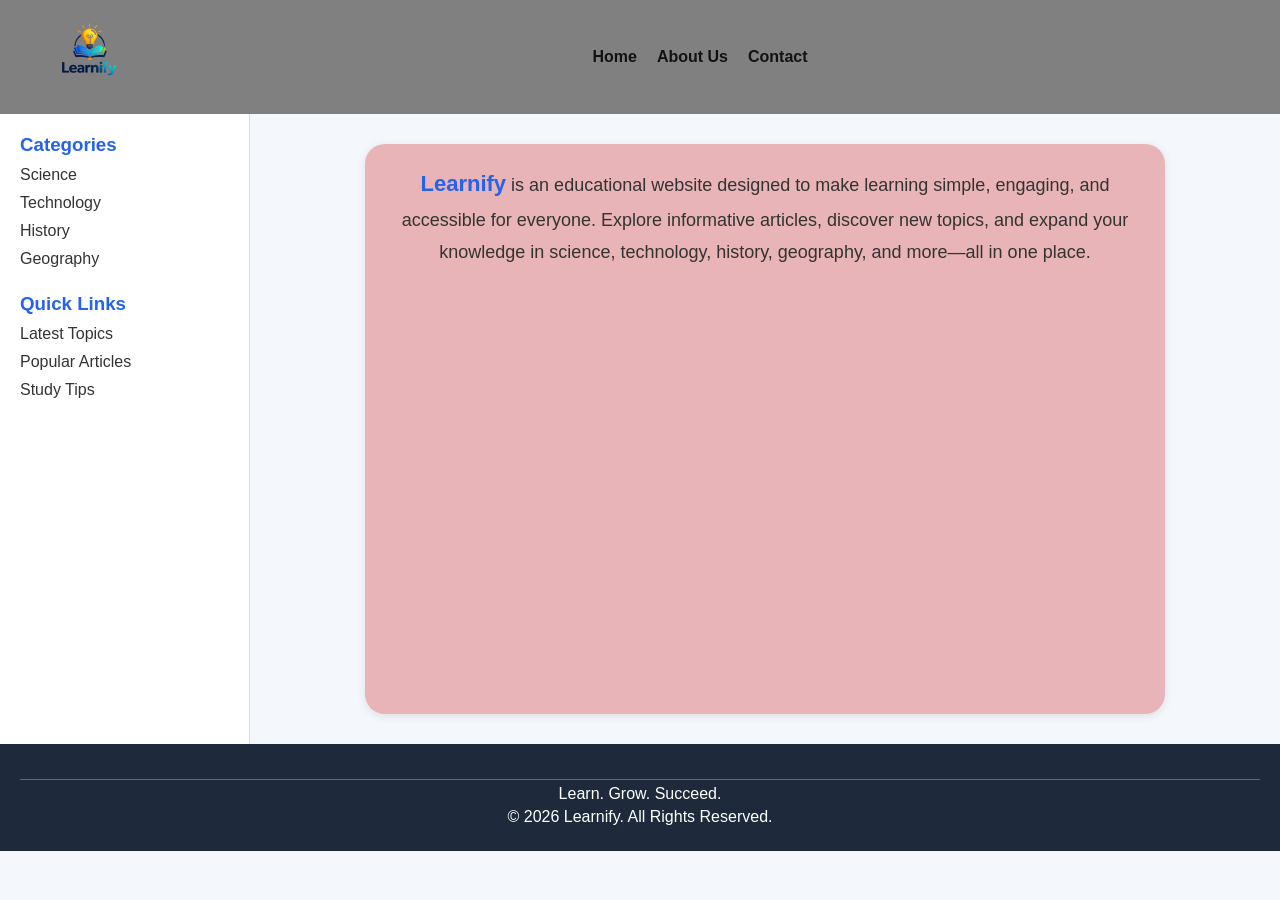
<file: index.html>
<!DOCTYPE html>
<html lang="en">

<head>
    <meta charset="UTF-8">
    <meta name="viewport" content="width=device-width, initial-scale=1.0">
    <title>Learnify</title>
    <link rel="shortcut icon" href="assets/images/learnify.png" type="image/x-icon">
    <link rel="stylesheet" href="assets/css/indexsstyle.css">
</head>

<body>

    <!-- Header -->
    <header>
        <!-- Logo -->
        <div class="logo">
            <a href="index.html">
                <img src="assets/images/learnify.png" alt="Learnify Logo" width="120">
            </a>
        </div>

        <!-- Navigation Bar -->
        <nav>
            <a href="index.html">Home</a>
            <a href="about.html">About Us</a>
            <a href="#">Contact</a>
        </nav>

        <hr>
    </header>

    <!-- Main Content Area -->
    <main>

        <!-- Sidebar -->
        <aside>
            <h3>Categories</h3>

            <ul>
                <li><a href="#">Science</a></li>
                <li><a href="#">Technology</a></li>
                <li><a href="#">History</a></li>
                <li><a href="#">Geography</a></li>
            </ul>

            <h3>Quick Links</h3>

            <ul>
                <li><a href="#">Latest Topics</a></li>
                <li><a href="#">Popular Articles</a></li>
                <li><a href="#">Study Tips</a></li>
            </ul>
        </aside>

        <p class="about">
            <strong>Learnify</strong> is an educational website designed to make learning simple, engaging, and
            accessible for everyone. Explore informative articles, discover new topics, and expand your knowledge in
            science, technology, history, geography, and more—all in one place.
            <!-- <a href="index.html">
                <img src="assets/images/learnify.png" alt="Learnify Logo" width="500">
            </a> -->
        </p>

    </main>

    <footer>
        <hr>
        <p>Learn. Grow. Succeed.</p>
        <p>&copy; 2026 Learnify. All Rights Reserved.</p>

    </footer>

    <script src="assets/js/indexscript.js"></script>
</body>

</html>
</file>
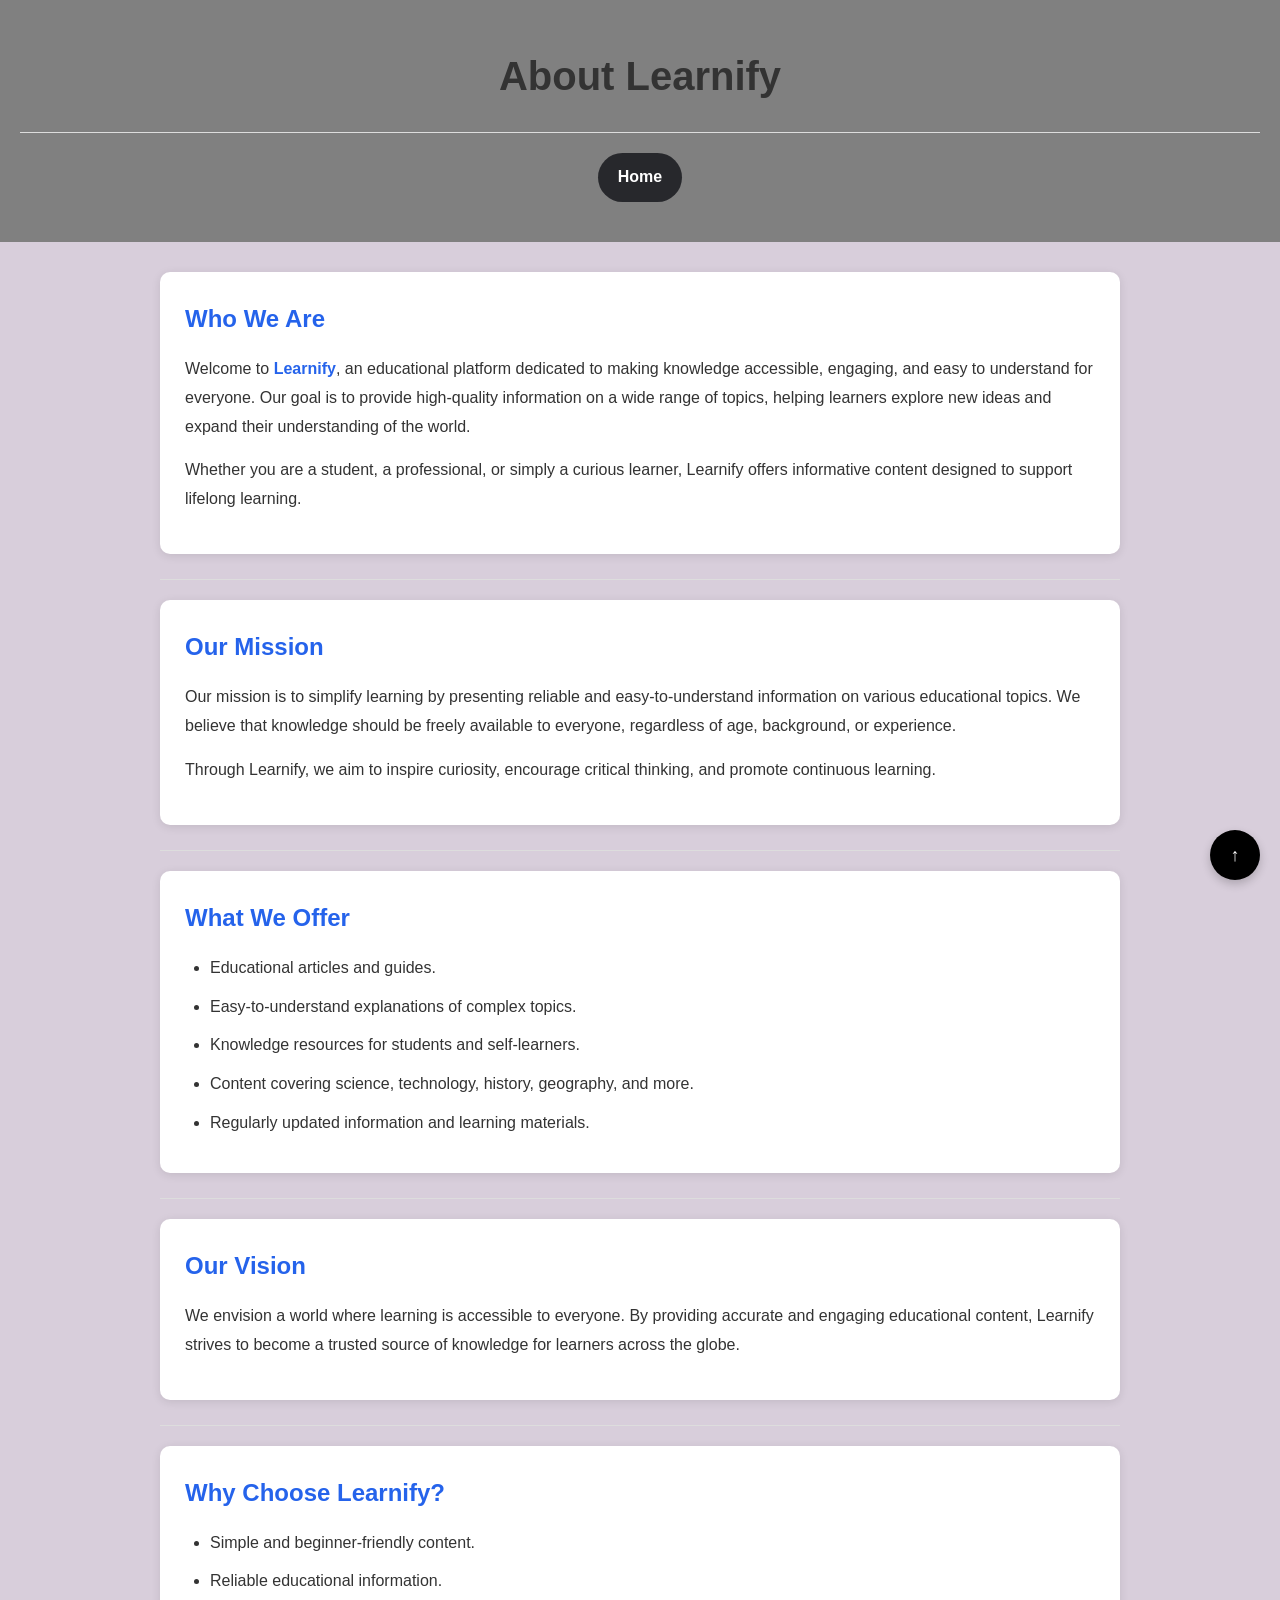
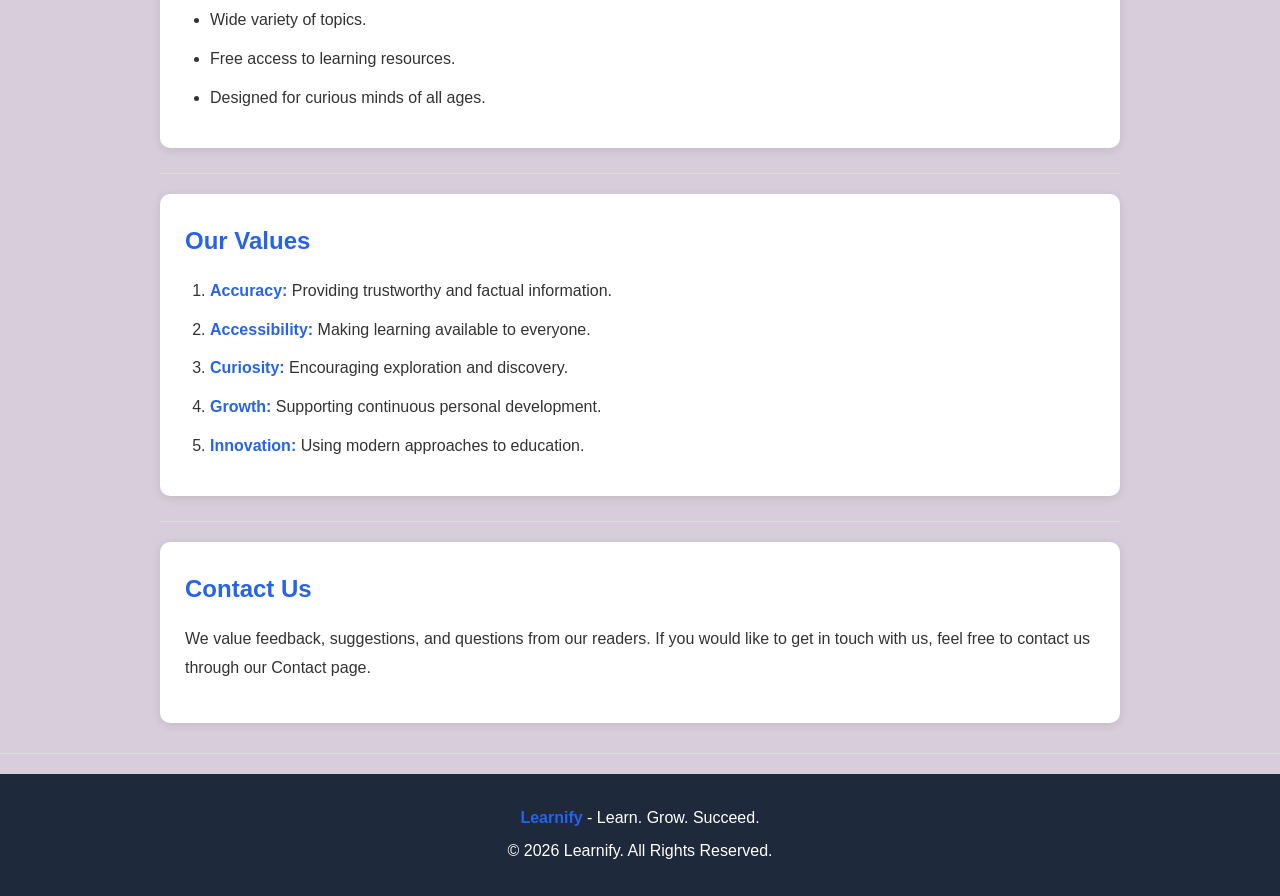
<file: about.html>
<!DOCTYPE html>
<html lang="en">
<head>
    <meta charset="UTF-8">
    <meta name="viewport" content="width=device-width, initial-scale=1.0">
    <title>About Us - Learnify</title>
    <link rel="shortcut icon" href="assets/images/learnify.png" type="image/x-icon">
    <link rel="stylesheet" href="assets/css/aboutstyle.css">
</head>
<body>

    <header>
        
        <h1>About Learnify</h1>
        <hr>
        <nav>
            <a href="index.html">Home</a>
        </nav>
    </header>

    <main>

        <section>
            <h2>Who We Are</h2>

            <p>
                Welcome to <strong>Learnify</strong>, an educational platform dedicated to making
                knowledge accessible, engaging, and easy to understand for everyone.
                Our goal is to provide high-quality information on a wide range of topics,
                helping learners explore new ideas and expand their understanding of the world.
            </p>

            <p>
                Whether you are a student, a professional, or simply a curious learner,
                Learnify offers informative content designed to support lifelong learning.
            </p>
        </section>

        <hr>

        <section>
            <h2>Our Mission</h2>

            <p>
                Our mission is to simplify learning by presenting reliable and easy-to-understand
                information on various educational topics. We believe that knowledge should be
                freely available to everyone, regardless of age, background, or experience.
            </p>

            <p>
                Through Learnify, we aim to inspire curiosity, encourage critical thinking,
                and promote continuous learning.
            </p>
        </section>

        <hr>

        <section>
            <h2>What We Offer</h2>

            <ul>
                <li>Educational articles and guides.</li>
                <li>Easy-to-understand explanations of complex topics.</li>
                <li>Knowledge resources for students and self-learners.</li>
                <li>Content covering science, technology, history, geography, and more.</li>
                <li>Regularly updated information and learning materials.</li>
            </ul>
        </section>

        <hr>

        <section>
            <h2>Our Vision</h2>

            <p>
                We envision a world where learning is accessible to everyone. By providing
                accurate and engaging educational content, Learnify strives to become a trusted
                source of knowledge for learners across the globe.
            </p>
        </section>

        <hr>

        <section>
            <h2>Why Choose Learnify?</h2>

            <ul>
                <li>Simple and beginner-friendly content.</li>
                <li>Reliable educational information.</li>
                <li>Wide variety of topics.</li>
                <li>Free access to learning resources.</li>
                <li>Designed for curious minds of all ages.</li>
            </ul>
        </section>

        <hr>

        <section>
            <h2>Our Values</h2>

            <ol>
                <li><strong>Accuracy:</strong> Providing trustworthy and factual information.</li>
                <li><strong>Accessibility:</strong> Making learning available to everyone.</li>
                <li><strong>Curiosity:</strong> Encouraging exploration and discovery.</li>
                <li><strong>Growth:</strong> Supporting continuous personal development.</li>
                <li><strong>Innovation:</strong> Using modern approaches to education.</li>
            </ol>
        </section>

        <hr>

        <section>
            <h2>Contact Us</h2>

            <p>
                We value feedback, suggestions, and questions from our readers.
                If you would like to get in touch with us, feel free to contact us
                through our Contact page.
            </p>
        </section>

    </main>

    <hr>

    <footer>
        <p><strong>Learnify</strong> - Learn. Grow. Succeed.</p>
        <p>&copy; 2026 Learnify. All Rights Reserved.</p>
    </footer>

    <script src="assets/js/aboutscript.js"></script>
</body>
</html>
</file>
<file: assets/css/indexsstyle.css>
/* Reset */
*{
    margin: 0;
    padding: 0;
    box-sizing: border-box;
}

/* Body */
body{
    font-family: Arial, sans-serif;
    background-color: #f4f7fc;
    color: #333;
}

/* Header */
/* header{
    background-color: #0a80e1b2;
    color: white;
    padding: 20px;
} */

/* Logo */
/* .logo h1{
    font-size: 2rem;
    margin-bottom: 10px;
} */

/* Navbar */
/* nav{
    margin-top: 10px;
} */

/* nav a{
    color: white;
    text-decoration: none;
    margin-right: 20px;
    font-weight: bold;
    
} */

/* nav a:hover{
    text-decoration: underline;
} */

/* Main Layout */
main{
    display: flex;
    min-height: 70vh;
}

/* Sidebar */
aside{
    width: 250px;
    background-color: white;
    padding: 20px;
    border-right: 1px solid #ddd;
}

aside h3{
    margin-bottom: 10px;
    color: #2563eb;
}

aside ul{
    list-style: none;
    margin-bottom: 25px;
}

aside ul li{
    margin: 10px 0;
}

aside ul li a{
    text-decoration: none;
    color: #333;
}

aside ul li a:hover{
    color: #2563eb;
}

/* Footer */
footer{
    background-color: #1e293b;
    color: white;
    text-align: center;
    padding: 20px;
}

footer p{
    margin: 5px 0;
}

/* Horizontal Line */
hr{
    border: none;
    height: 1px;
    background-color: rgba(255,255,255,0.3);
    margin-top: 15px;
}


header{
    background-color: 		#808080;
    color: #121212;
    padding: 15px 30px;

    display: flex;
    justify-content: space-between;
    align-items: center;
}

/* Logo */
.logo h1{
    margin: 0;
    font-size: 2rem;
}

/* Navbar */
nav{
    display: flex;
    gap: 20px;
}

nav a{
    color: #121212;
    text-decoration: none;
    font-weight: bold;
}

nav a:hover{
    text-decoration: underline;
}


.about{
    max-width: 800px;
    margin: 30px auto;
    padding: 20px;

    font-size: 18px;
    line-height: 1.8;
    text-align: center;

    background-color: #cd2c2c54;
    border-radius: 20px;

    box-shadow: 0 2px 10px rgba(0, 0, 0, 0.1);
}

.about strong{
    color: #2563eb;
    font-size: 22px;
}
</file>
<file: assets/css/aboutstyle.css>
/* Reset */
*{
    margin: 0;
    padding: 0;
    box-sizing: border-box;
}

/* Body */
body{
    font-family: Arial, sans-serif;
    background-color: #d8cedb;
    color: #333;
    line-height: 1.8;
}

/* Header */
header{
    background-color: #808080;
    color: 121212;
    text-align: center;
    padding: 40px 20px;
}

header h1{
    font-size: 2.5rem;
}

/* Main Content */
main{
    max-width: 1000px;
    margin: 30px auto;
    padding: 0 20px;
}

/* Sections */
section{
    background-color: white;
    padding: 25px;
    margin-bottom: 25px;
    border-radius: 10px;
    box-shadow: 0 2px 10px rgba(0,0,0,0.1);
}

section h2{
    color: #2563eb;
    margin-bottom: 15px;
}

section p{
    margin-bottom: 15px;
}

/* Lists */
ul,
ol{
    padding-left: 25px;
}

li{
    margin-bottom: 10px;
}

/* Strong Text */
strong{
    color: #2563eb;
}

/* Horizontal Line */
hr{
    border: none;
    height: 1px;
    background-color: #ddd;
    margin: 20px 0;
}

/* Footer */
footer{
    background-color: #1e293b;
    color: white;
    text-align: center;
    padding: 25px;
}

footer p{
    margin: 5px 0;
}

nav{
    display: flex;
    justify-content: center;
    align-items: center;
    margin-top: 15px;
}

nav a{
    text-decoration: none;
    color: white;
    background-color: #27282c;
    padding: 10px 20px;
    border-radius: 25px;
    font-weight: bold;
    transition: 0.3s;
}

nav a:hover{
    background-color: #1e40af;
}

.back-to-top{
    position: fixed;
    bottom: 20px;
    right: 20px;

    background-color: #000000;
    color: white;

    border: none;
    border-radius: 50%;

    width: 50px;
    height: 50px;

    font-size: 18px;
    font-weight: bold;

    cursor: pointer;

    box-shadow: 0 4px 10px rgba(0,0,0,0.2);

    transition: 0.3s;
}

.back-to-top:hover{
    background-color: #1d4ed8;
    transform: scale(1.1);
}
</file>
